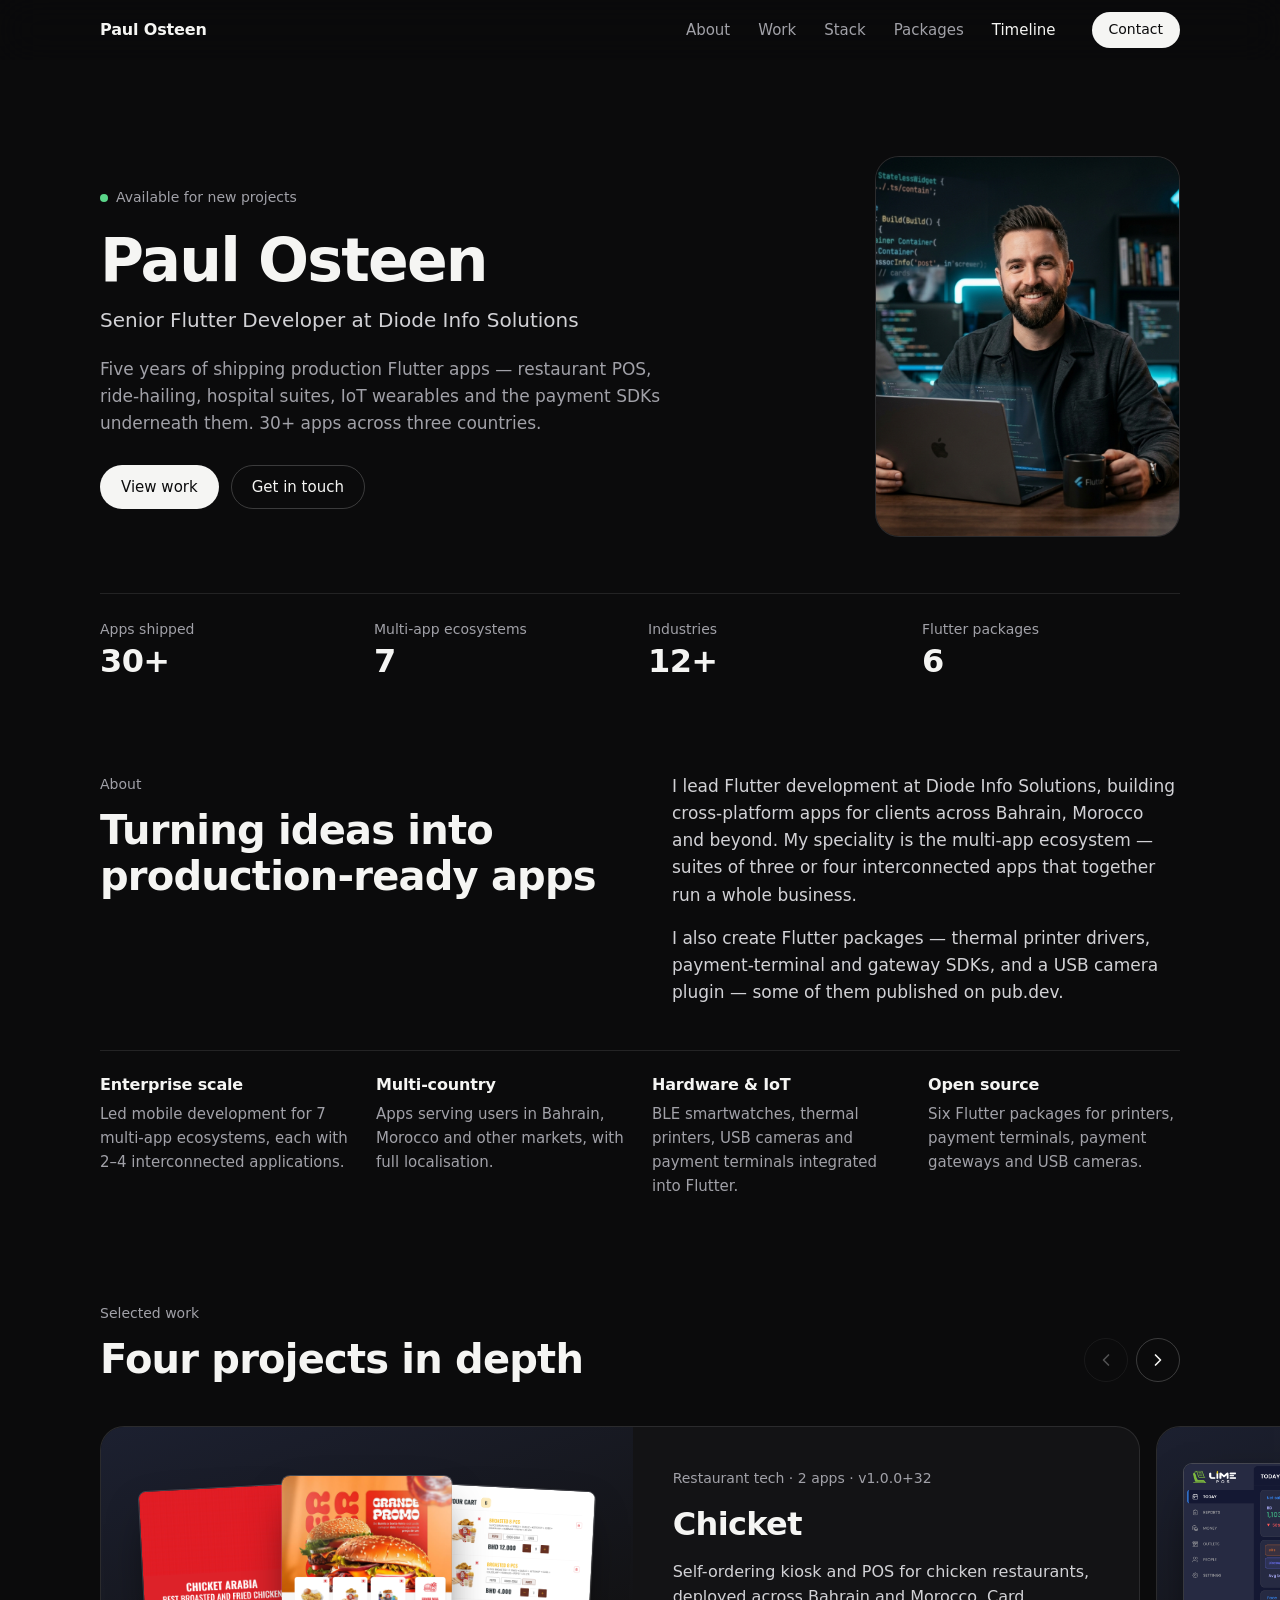
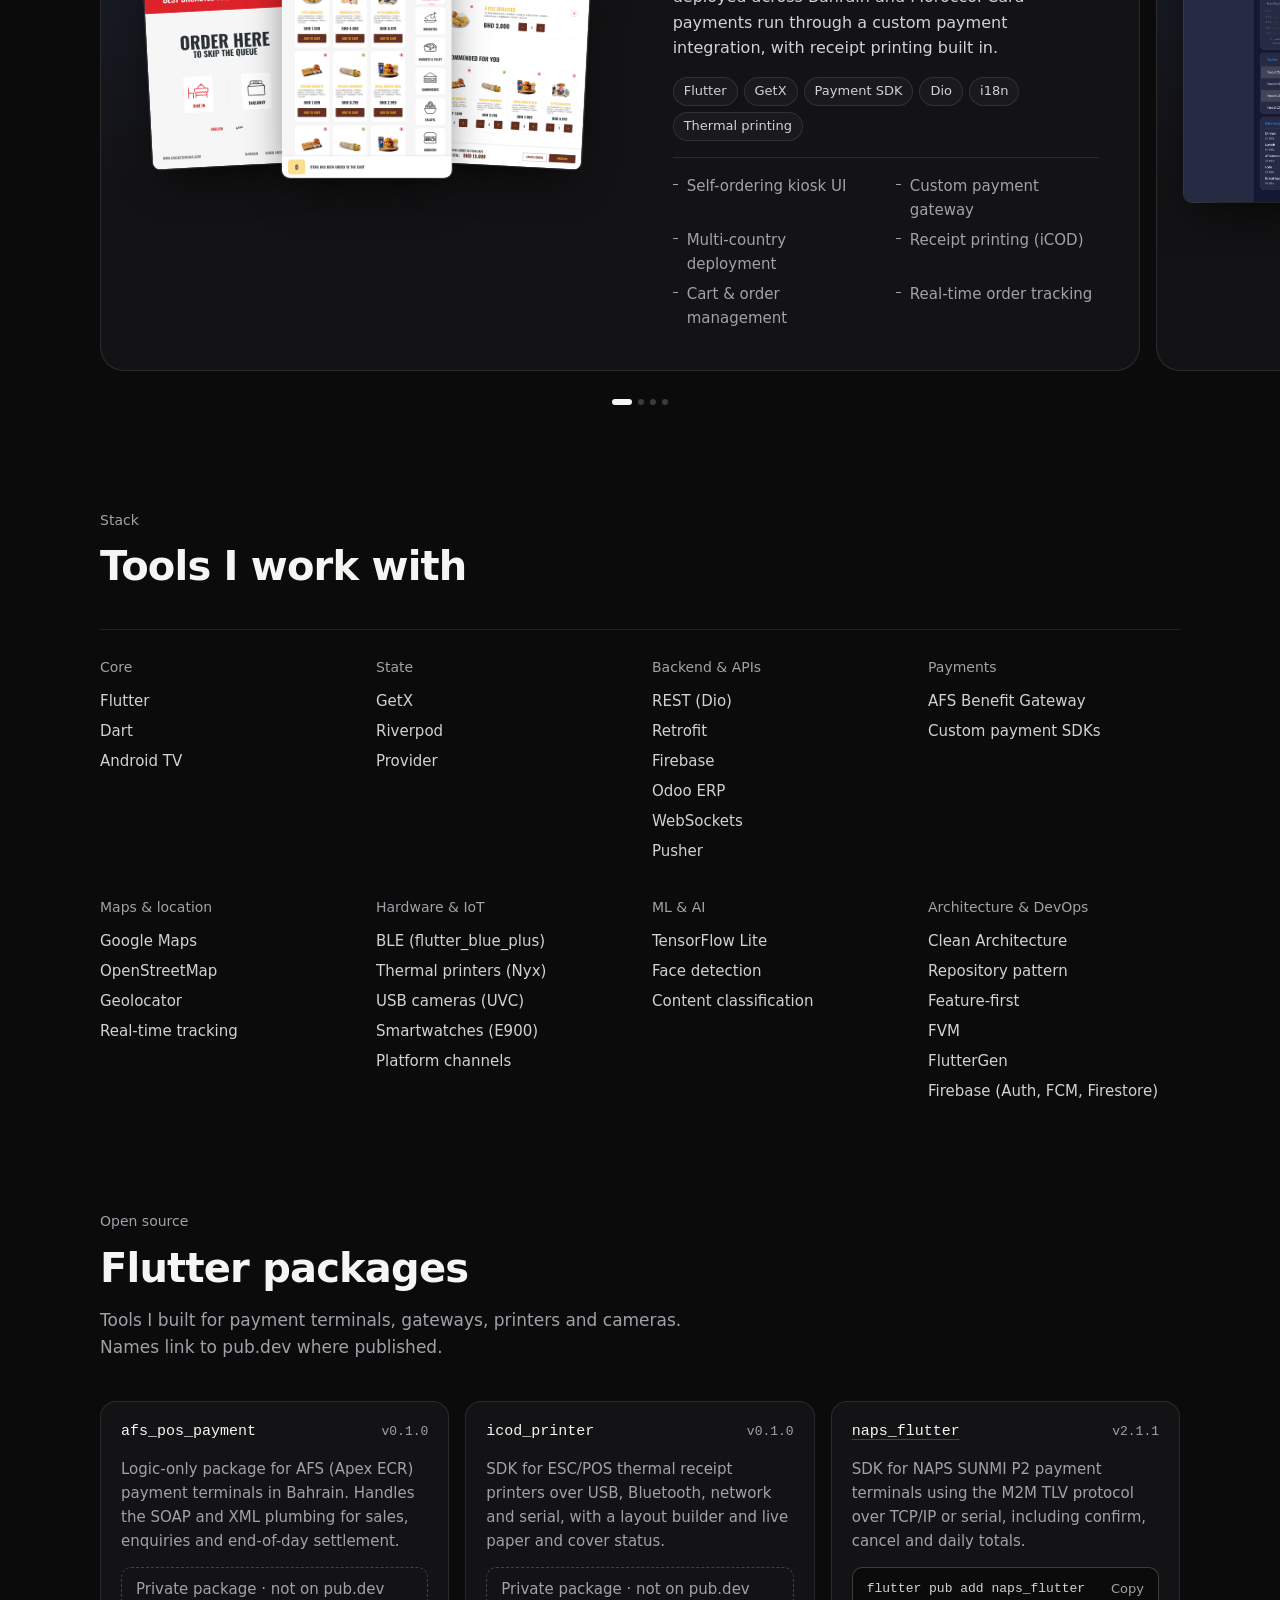
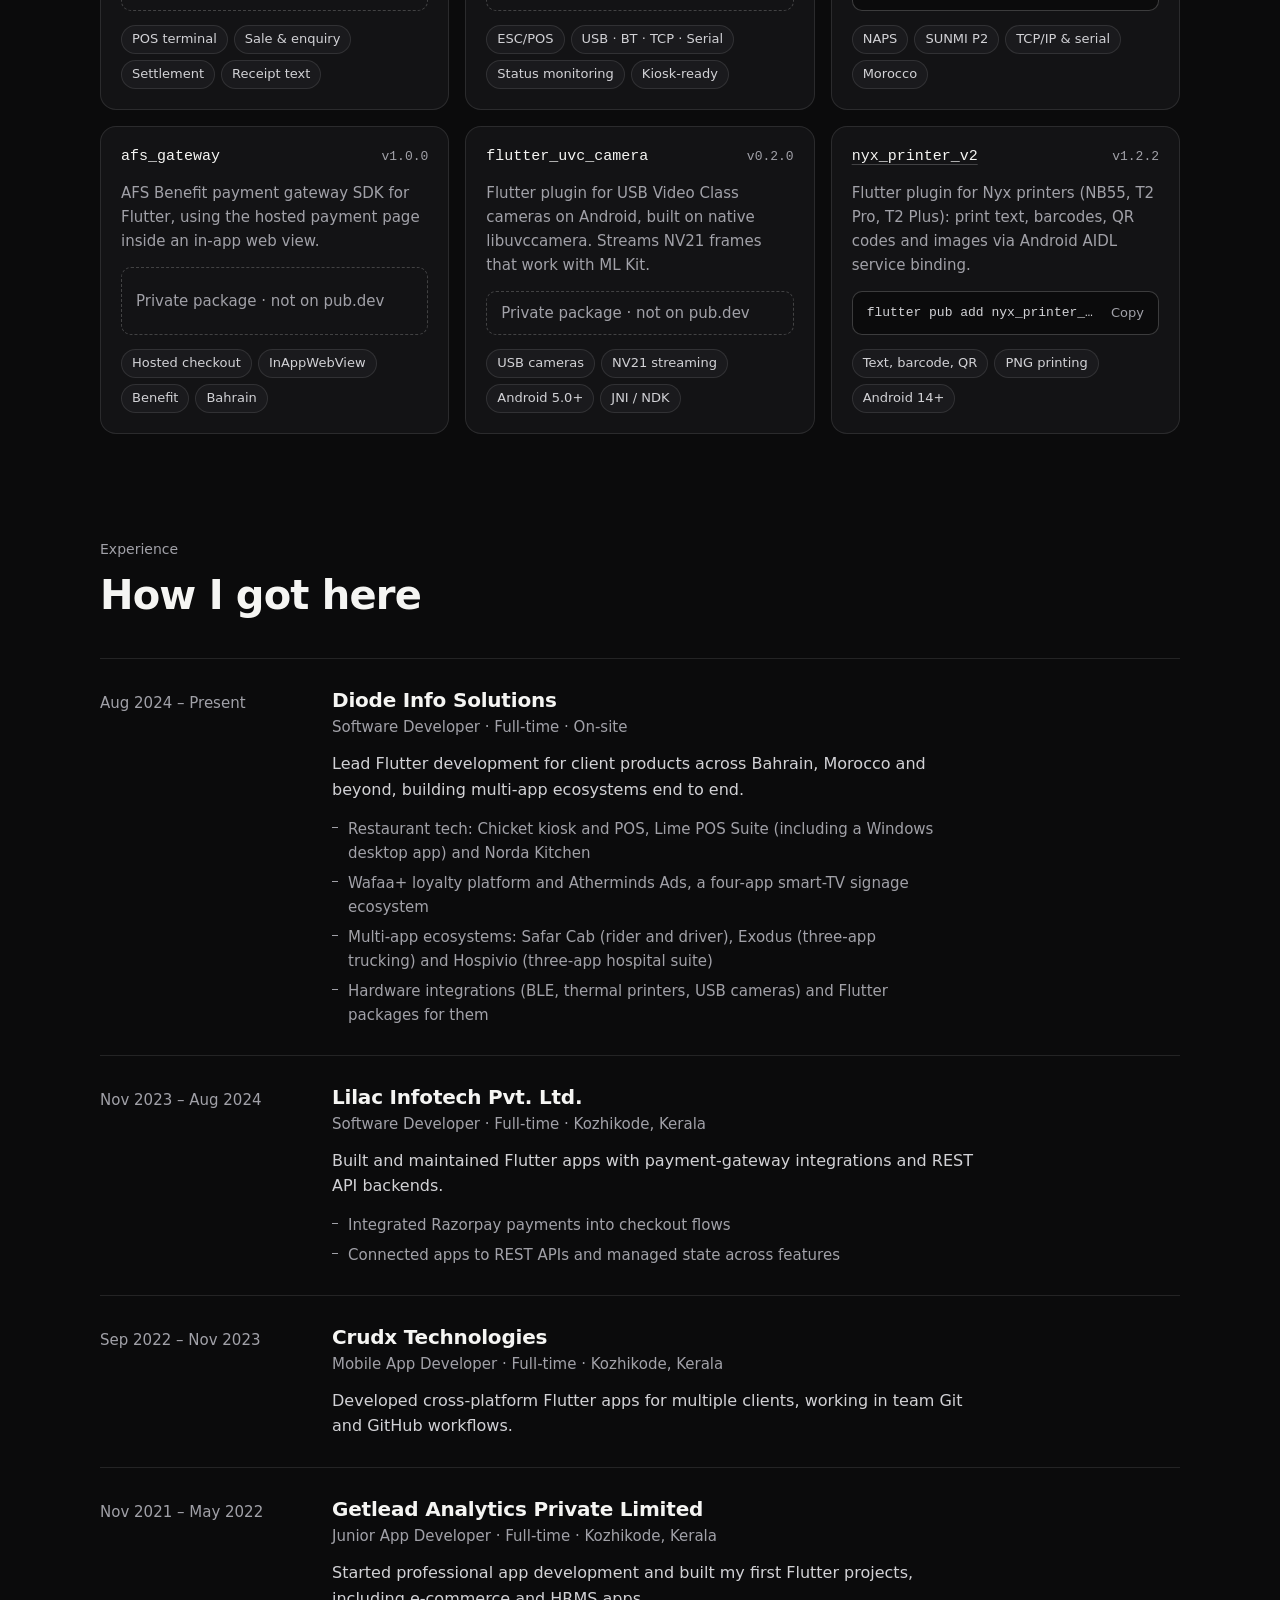
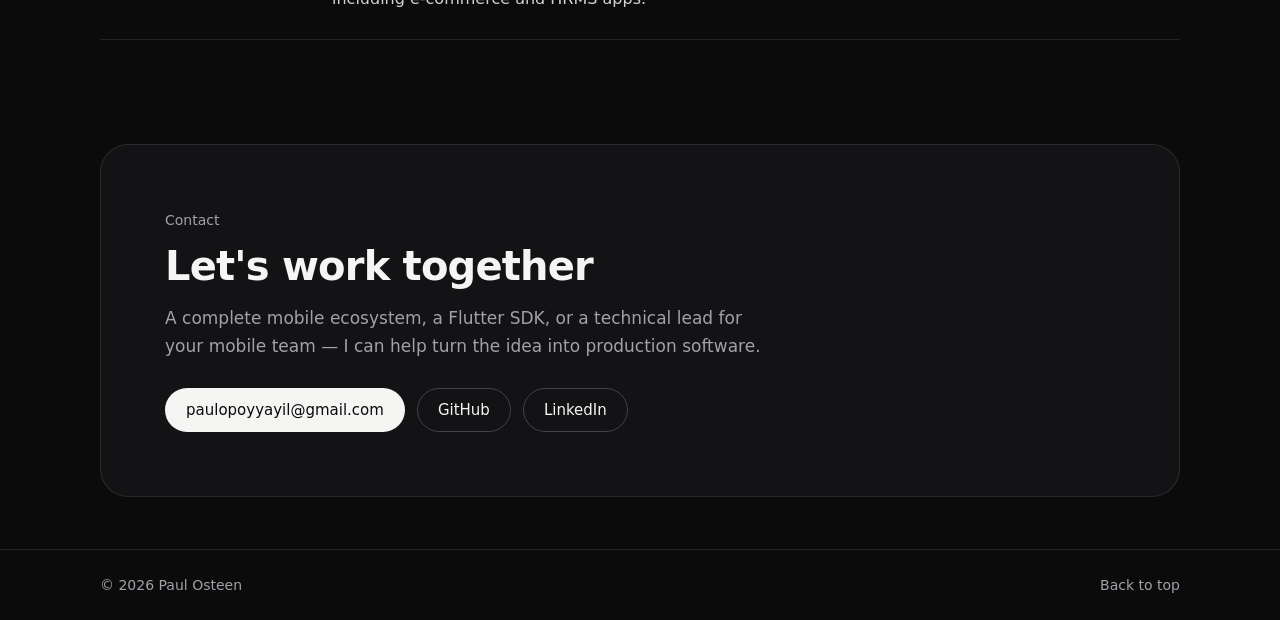
<file: index.html>
<!DOCTYPE html>
<html lang="en">
<head>
  <meta charset="UTF-8">
  <meta name="viewport" content="width=device-width, initial-scale=1.0">
  <title>Paul Osteen — Senior Flutter Developer</title>
  <meta name="description" content="Paul Osteen is a Senior Flutter Developer with 5 years of experience shipping 30+ production apps across 12+ industries — multi-app ecosystems, IoT integrations and published Flutter packages.">
  <meta name="theme-color" content="#0b0b0c">
  <meta property="og:title" content="Paul Osteen — Senior Flutter Developer">
  <meta property="og:description" content="30+ production apps, 7 multi-app ecosystems, 6 Flutter packages.">
  <meta property="og:type" content="website">
  <meta property="og:image" content="assets/images/paul_profile.jpg">
  <link rel="icon" href="data:image/svg+xml,<svg xmlns='http://www.w3.org/2000/svg' viewBox='0 0 100 100'><rect width='100' height='100' rx='24' fill='%230b0b0c'/><circle cx='50' cy='50' r='16' fill='%23f5f5f3'/></svg>">
  <link rel="stylesheet" href="styles/main.css">
</head>
<body>
  <a class="skip" href="#work">Skip to content</a>

  <header class="nav" id="nav">
    <div class="nav__inner">
      <a href="#top" class="nav__logo">Paul Osteen</a>
      <nav class="nav__links" id="nav-links" aria-label="Primary">
        <a href="#about">About</a>
        <a href="#work">Work</a>
        <a href="#stack">Stack</a>
        <a href="#packages">Packages</a>
        <a href="#timeline">Timeline</a>
      </nav>
      <a href="#contact" class="btn btn--sm nav__cta">Contact</a>
      <button class="nav__burger" id="nav-burger" type="button" aria-label="Menu" aria-expanded="false" aria-controls="nav-links"><span></span><span></span></button>
    </div>
  </header>

  <main id="top">
    <!-- HERO -->
    <section class="hero">
      <div class="wrap hero__grid">
        <div class="hero__copy">
          <p class="status rise" style="--i:0"><span class="status__dot"></span>Available for new projects</p>
          <h1 class="rise" style="--i:1">Paul Osteen</h1>
          <p class="hero__role rise" style="--i:2">Senior Flutter Developer at Diode Info Solutions</p>
          <p class="hero__lede rise" style="--i:3">Five years of shipping production Flutter apps — restaurant POS, ride-hailing, hospital suites, IoT wearables and the payment SDKs underneath them. 30+ apps across three countries.</p>
          <div class="hero__cta rise" style="--i:4">
            <a class="btn" href="#work">View work</a>
            <a class="btn btn--ghost" href="#contact">Get in touch</a>
          </div>
        </div>
        <figure class="hero__portrait rise" style="--i:2">
          <img src="assets/images/paul_profile.jpg" alt="Portrait of Paul Osteen at a desk with a laptop and a Flutter mug" width="1024" height="1024" fetchpriority="high">
        </figure>
      </div>

      <div class="wrap">
        <dl class="stats rise" style="--i:5">
          <div><dt>Apps shipped</dt><dd>30+</dd></div>
          <div><dt>Multi-app ecosystems</dt><dd>7</dd></div>
          <div><dt>Industries</dt><dd>12+</dd></div>
          <div><dt>Flutter packages</dt><dd>6</dd></div>
        </dl>
      </div>
    </section>

    <!-- ABOUT -->
    <section class="section" id="about">
      <div class="wrap about">
        <div class="reveal">
          <p class="label">About</p>
          <h2>Turning ideas into production-ready apps</h2>
        </div>
        <div class="about__text reveal" style="--i:1">
          <p>I lead Flutter development at Diode Info Solutions, building cross-platform apps for clients across Bahrain, Morocco and beyond. My speciality is the multi-app ecosystem — suites of three or four interconnected apps that together run a whole business.</p>
          <p>I also create Flutter packages — thermal printer drivers, payment-terminal and gateway SDKs, and a USB camera plugin — some of them published on pub.dev.</p>
        </div>
      </div>

      <div class="wrap">
        <ul class="facts">
          <li class="reveal" style="--i:0"><h3>Enterprise scale</h3><p>Led mobile development for 7 multi-app ecosystems, each with 2–4 interconnected applications.</p></li>
          <li class="reveal" style="--i:1"><h3>Multi-country</h3><p>Apps serving users in Bahrain, Morocco and other markets, with full localisation.</p></li>
          <li class="reveal" style="--i:2"><h3>Hardware &amp; IoT</h3><p>BLE smartwatches, thermal printers, USB cameras and payment terminals integrated into Flutter.</p></li>
          <li class="reveal" style="--i:3"><h3>Open source</h3><p>Six Flutter packages for printers, payment terminals, payment gateways and USB cameras.</p></li>
        </ul>
      </div>
    </section>

    <!-- SELECTED WORK: native scroll-snap rail -->
    <section class="section work" id="work" aria-labelledby="work-title">
      <div class="wrap work__head reveal">
        <div>
          <p class="label">Selected work</p>
          <h2 id="work-title">Four projects in depth</h2>
        </div>
        <div class="rail-controls" role="group" aria-label="Browse projects">
          <button class="icon-btn" id="rail-prev" type="button" aria-label="Previous project" disabled>
            <svg viewBox="0 0 24 24" width="20" height="20" fill="none" stroke="currentColor" stroke-width="2" stroke-linecap="round" stroke-linejoin="round" aria-hidden="true"><path d="M15 18l-6-6 6-6"/></svg>
          </button>
          <button class="icon-btn" id="rail-next" type="button" aria-label="Next project">
            <svg viewBox="0 0 24 24" width="20" height="20" fill="none" stroke="currentColor" stroke-width="2" stroke-linecap="round" stroke-linejoin="round" aria-hidden="true"><path d="M9 6l6 6-6 6"/></svg>
          </button>
        </div>
      </div>

      <div class="rail" id="rail" tabindex="0" role="region" aria-label="Selected projects, scrollable">

        <article class="case">
          <div class="media shots shots--phones">
            <img src="assets/projects/chicket/home.png" alt="Chicket kiosk home screen" loading="lazy" decoding="async" width="788" height="1400" draggable="false">
            <img src="assets/projects/chicket/category.png" alt="Chicket kiosk menu with category rail and product grid" loading="lazy" decoding="async" width="788" height="1400" draggable="false">
            <img src="assets/projects/chicket/cart.png" alt="Chicket kiosk cart screen" loading="lazy" decoding="async" width="788" height="1400" draggable="false">
          </div>
          <div class="case__body">
            <p class="case__meta">Restaurant tech · 2 apps · v1.0.0+32</p>
            <h3>Chicket</h3>
            <p>Self-ordering kiosk and POS for chicken restaurants, deployed across Bahrain and Morocco. Card payments run through a custom payment integration, with receipt printing built in.</p>
            <ul class="tags"><li>Flutter</li><li>GetX</li><li>Payment SDK</li><li>Dio</li><li>i18n</li><li>Thermal printing</li></ul>
            <ul class="bullets"><li>Self-ordering kiosk UI</li><li>Custom payment gateway</li><li>Multi-country deployment</li><li>Receipt printing (iCOD)</li><li>Cart &amp; order management</li><li>Real-time order tracking</li></ul>
          </div>
        </article>

        <article class="case">
          <div class="media shots shots--stack">
            <img src="assets/projects/lime-pos/today.png" alt="Lime POS manager dashboard showing today's net sales, payment mix and top items" loading="lazy" decoding="async" width="1440" height="1204" draggable="false">
            <img src="assets/projects/lime-pos/sales.png" alt="Lime POS sales summary report" loading="lazy" decoding="async" width="1440" height="1024" draggable="false">
          </div>
          <div class="case__body">
            <p class="case__meta">POS suite · 3 apps · In development</p>
            <h3>Lime POS Suite</h3>
            <p>A complete restaurant management ecosystem — cashier POS, kitchen display and an owner dashboard. Tracks revenue, orders, outlet comparison and employee performance across multiple locations in Bahrain.</p>
            <ul class="tags"><li>Flutter</li><li>Windows desktop</li><li>REST APIs</li><li>Charts</li><li>Retrofit</li><li>Saved views</li></ul>
            <ul class="bullets"><li>Multi-outlet analytics</li><li>Revenue dashboards</li><li>Order management</li><li>Windows desktop app</li><li>Outlet comparison</li><li>Employee management</li></ul>
          </div>
        </article>

        <article class="case">
          <div class="media shots shots--phones shots--slim">
            <img src="assets/projects/wafaa/home.png" alt="Wafaa+ home screen with point balance, wallet balance and loyalty cards" loading="lazy" decoding="async" width="786" height="1704" draggable="false">
            <img src="assets/projects/wafaa/wallet.png" alt="Wafaa+ wallet balance screen" loading="lazy" decoding="async" width="786" height="1704" draggable="false">
            <img src="assets/projects/wafaa/offer.png" alt="Wafaa+ offer detail screen" loading="lazy" decoding="async" width="786" height="1704" draggable="false">
          </div>
          <div class="case__body">
            <p class="case__meta">Loyalty &amp; fintech · 2 apps · v2.5.2 · 41 builds</p>
            <h3>Wafaa+ Loyalty</h3>
            <p>The most feature-rich app in the portfolio — 41 production builds. A customer app with QR scanning, digital wallet, in-app chat, biometric auth, referrals and tiered membership, plus a merchant management app.</p>
            <ul class="tags"><li>Flutter</li><li>GetX</li><li>QR scanner</li><li>Deep linking</li><li>Biometrics</li><li>WebView</li></ul>
            <ul class="bullets"><li>Digital wallet &amp; payments</li><li>QR loyalty scanning</li><li>Tiered membership</li><li>In-app chat &amp; support</li><li>Referral &amp; earn program</li><li>Merchant dashboard app</li></ul>
          </div>
        </article>

        <article class="case">
          <div class="media shots shots--phones">
            <img src="assets/projects/atherminds/ad-1.jpg" alt="AtherMinds Ads vertical TV screen showing a real-estate advert with a live gold-rate ticker" loading="lazy" decoding="async" width="900" height="1600" draggable="false">
            <img src="assets/projects/atherminds/ad-2.jpg" alt="AtherMinds Ads vertical TV screen showing a home-door advert with a live silver-rate ticker" loading="lazy" decoding="async" width="900" height="1600" draggable="false">
            <img src="assets/projects/atherminds/ad-3.jpg" alt="AtherMinds Ads vertical TV screen showing a lifestyle advert with a live market ticker" loading="lazy" decoding="async" width="900" height="1600" draggable="false">
          </div>
          <div class="case__body">
            <p class="case__meta">Digital signage · 4 apps · v1.2.0+25</p>
            <h3>Atherminds Ads</h3>
            <p>A four-app smart-TV advertising ecosystem: an ads player for TV screens, an agent app for field technicians, a client dashboard for campaigns, and a device activation app. Controls signage networks across multiple locations.</p>
            <ul class="tags"><li>Flutter</li><li>Riverpod</li><li>Android TV</li><li>Video playback</li><li>Device activation</li><li>REST APIs</li></ul>
            <ul class="bullets"><li>Smart TV ad playback</li><li>Campaign scheduling</li><li>Device fleet management</li><li>Agent field scanning</li><li>Analytics dashboard</li><li>Multi-location control</li></ul>
          </div>
        </article>

      </div>
      <div class="wrap"><div class="dots" id="rail-dots" aria-hidden="true"><i></i><i></i><i></i><i></i></div></div>
    </section>

    <!-- STACK -->
    <section class="section" id="stack" aria-labelledby="stack-title">
      <div class="wrap">
        <div class="reveal">
          <p class="label">Stack</p>
          <h2 id="stack-title">Tools I work with</h2>
        </div>
        <div class="stack">
          <div class="reveal"><h3>Core</h3><ul><li>Flutter</li><li>Dart</li><li>Android TV</li></ul></div>
          <div class="reveal"><h3>State</h3><ul><li>GetX</li><li>Riverpod</li><li>Provider</li></ul></div>
          <div class="reveal"><h3>Backend &amp; APIs</h3><ul><li>REST (Dio)</li><li>Retrofit</li><li>Firebase</li><li>Odoo ERP</li><li>WebSockets</li><li>Pusher</li></ul></div>
          <div class="reveal"><h3>Payments</h3><ul><li>AFS Benefit Gateway</li><li>Custom payment SDKs</li></ul></div>
          <div class="reveal"><h3>Maps &amp; location</h3><ul><li>Google Maps</li><li>OpenStreetMap</li><li>Geolocator</li><li>Real-time tracking</li></ul></div>
          <div class="reveal"><h3>Hardware &amp; IoT</h3><ul><li>BLE (flutter_blue_plus)</li><li>Thermal printers (Nyx)</li><li>USB cameras (UVC)</li><li>Smartwatches (E900)</li><li>Platform channels</li></ul></div>
          <div class="reveal"><h3>ML &amp; AI</h3><ul><li>TensorFlow Lite</li><li>Face detection</li><li>Content classification</li></ul></div>
          <div class="reveal"><h3>Architecture &amp; DevOps</h3><ul><li>Clean Architecture</li><li>Repository pattern</li><li>Feature-first</li><li>FVM</li><li>FlutterGen</li><li>Firebase (Auth, FCM, Firestore)</li></ul></div>
        </div>
      </div>
    </section>

    <!-- PACKAGES -->
    <section class="section" id="packages" aria-labelledby="packages-title">
      <div class="wrap">
        <div class="reveal">
          <p class="label">Open source</p>
          <h2 id="packages-title">Flutter packages</h2>
          <p class="lede">Tools I built for payment terminals, gateways, printers and cameras. Names link to pub.dev where published.</p>
        </div>

        <div class="pkgs">
          <article class="pkg reveal" style="--i:0">
            <header><h3>afs_pos_payment</h3><span>v0.1.0</span></header>
            <p>Logic-only package for AFS (Apex ECR) payment terminals in Bahrain. Handles the SOAP and XML plumbing for sales, enquiries and end-of-day settlement.</p>
            <p class="pkg__note">Private package · not on pub.dev</p>
            <ul class="tags"><li>POS terminal</li><li>Sale & enquiry</li><li>Settlement</li><li>Receipt text</li></ul>
          </article>
          <article class="pkg reveal" style="--i:1">
            <header><h3>icod_printer</h3><span>v0.1.0</span></header>
            <p>SDK for ESC/POS thermal receipt printers over USB, Bluetooth, network and serial, with a layout builder and live paper and cover status.</p>
            <p class="pkg__note">Private package · not on pub.dev</p>
            <ul class="tags"><li>ESC/POS</li><li>USB · BT · TCP · Serial</li><li>Status monitoring</li><li>Kiosk-ready</li></ul>
          </article>
          <article class="pkg reveal" style="--i:2">
            <header><h3><a href="https://pub.dev/packages/naps_flutter" target="_blank" rel="noopener">naps_flutter</a></h3><span>v2.1.1</span></header>
            <p>SDK for NAPS SUNMI P2 payment terminals using the M2M TLV protocol over TCP/IP or serial, including confirm, cancel and daily totals.</p>
            <button class="cmd" type="button" data-cmd="flutter pub add naps_flutter"><code>flutter pub add naps_flutter</code><em>Copy</em></button>
            <ul class="tags"><li>NAPS</li><li>SUNMI P2</li><li>TCP/IP & serial</li><li>Morocco</li></ul>
          </article>
          <article class="pkg reveal" style="--i:0">
            <header><h3>afs_gateway</h3><span>v1.0.0</span></header>
            <p>AFS Benefit payment gateway SDK for Flutter, using the hosted payment page inside an in-app web view.</p>
            <p class="pkg__note">Private package · not on pub.dev</p>
            <ul class="tags"><li>Hosted checkout</li><li>InAppWebView</li><li>Benefit</li><li>Bahrain</li></ul>
          </article>
          <article class="pkg reveal" style="--i:1">
            <header><h3>flutter_uvc_camera</h3><span>v0.2.0</span></header>
            <p>Flutter plugin for USB Video Class cameras on Android, built on native libuvccamera. Streams NV21 frames that work with ML Kit.</p>
            <p class="pkg__note">Private package · not on pub.dev</p>
            <ul class="tags"><li>USB cameras</li><li>NV21 streaming</li><li>Android 5.0+</li><li>JNI / NDK</li></ul>
          </article>
          <article class="pkg reveal" style="--i:2">
            <header><h3><a href="https://pub.dev/packages/nyx_printer_v2" target="_blank" rel="noopener">nyx_printer_v2</a></h3><span>v1.2.2</span></header>
            <p>Flutter plugin for Nyx printers (NB55, T2 Pro, T2 Plus): print text, barcodes, QR codes and images via Android AIDL service binding.</p>
            <button class="cmd" type="button" data-cmd="flutter pub add nyx_printer_v2"><code>flutter pub add nyx_printer_v2</code><em>Copy</em></button>
            <ul class="tags"><li>Text, barcode, QR</li><li>PNG printing</li><li>Android 14+</li></ul>
          </article>
        </div>
      </div>
    </section>

    <!-- EXPERIENCE -->
    <section class="section" id="timeline" aria-labelledby="timeline-title">
      <div class="wrap">
        <div class="reveal">
          <p class="label">Experience</p>
          <h2 id="timeline-title">How I got here</h2>
        </div>
        <ol class="steps">
          <li class="reveal">
            <p class="step__year">Aug 2024 – Present</p>
            <div>
              <h3>Diode Info Solutions</h3>
              <p class="step__role">Software Developer · Full-time · On-site</p>
              <p>Lead Flutter development for client products across Bahrain, Morocco and beyond, building multi-app ecosystems end to end.</p>
              <ul class="step__list">
                <li>Restaurant tech: Chicket kiosk and POS, Lime POS Suite (including a Windows desktop app) and Norda Kitchen</li>
                <li>Wafaa+ loyalty platform and Atherminds Ads, a four-app smart-TV signage ecosystem</li>
                <li>Multi-app ecosystems: Safar Cab (rider and driver), Exodus (three-app trucking) and Hospivio (three-app hospital suite)</li>
                <li>Hardware integrations (BLE, thermal printers, USB cameras) and Flutter packages for them</li>
              </ul>
            </div>
          </li>
          <li class="reveal">
            <p class="step__year">Nov 2023 – Aug 2024</p>
            <div>
              <h3>Lilac Infotech Pvt. Ltd.</h3>
              <p class="step__role">Software Developer · Full-time · Kozhikode, Kerala</p>
              <p>Built and maintained Flutter apps with payment-gateway integrations and REST API backends.</p>
              <ul class="step__list">
                <li>Integrated Razorpay payments into checkout flows</li>
                <li>Connected apps to REST APIs and managed state across features</li>
              </ul>
            </div>
          </li>
          <li class="reveal">
            <p class="step__year">Sep 2022 – Nov 2023</p>
            <div>
              <h3>Crudx Technologies</h3>
              <p class="step__role">Mobile App Developer · Full-time · Kozhikode, Kerala</p>
              <p>Developed cross-platform Flutter apps for multiple clients, working in team Git and GitHub workflows.</p>
            </div>
          </li>
          <li class="reveal">
            <p class="step__year">Nov 2021 – May 2022</p>
            <div>
              <h3>Getlead Analytics Private Limited</h3>
              <p class="step__role">Junior App Developer · Full-time · Kozhikode, Kerala</p>
              <p>Started professional app development and built my first Flutter projects, including e-commerce and HRMS apps.</p>
            </div>
          </li>
        </ol>
      </div>
    </section>

    <!-- CONTACT -->
    <section class="section contact" id="contact" aria-labelledby="contact-title">
      <div class="wrap">
        <div class="contact__card reveal">
          <p class="label">Contact</p>
          <h2 id="contact-title">Let's work together</h2>
          <p class="lede">A complete mobile ecosystem, a Flutter SDK, or a technical lead for your mobile team — I can help turn the idea into production software.</p>
          <div class="contact__actions">
            <a class="btn" href="mailto:paulopoyyayil@gmail.com">paulopoyyayil@gmail.com</a>
            <a class="btn btn--ghost" href="https://github.com/p-Osteen" target="_blank" rel="noopener">GitHub</a>
            <a class="btn btn--ghost" href="https://www.linkedin.com/in/posteen" target="_blank" rel="noopener">LinkedIn</a>
          </div>
        </div>
      </div>
    </section>
  </main>

  <footer class="footer">
    <div class="wrap footer__inner">
      <p>© 2026 Paul Osteen</p>
      <a href="#top">Back to top</a>
    </div>
  </footer>

  <div class="toast" id="toast" role="status" aria-live="polite"></div>

  <script src="scripts/main.js"></script>
</body>
</html>
</file>
<file: styles/main.css>
/* ==========================================================================
   Paul Osteen — portfolio
   Restrained dark UI. System fonts, modest type scale, one neutral accent.
   Motion: short critically-damped ease-outs on transform/opacity only.
   ========================================================================== */

:root {
  --bg: #0b0b0c;
  --surface: #131315;
  --surface-2: #1a1a1d;
  --text: #f5f5f3;
  --text-2: #d2d2d6;
  --dim: #a1a1a8;
  --line: rgba(255, 255, 255, 0.1);
  --line-2: rgba(255, 255, 255, 0.2);
  --accent: #8ab4ff;

  --font: ui-sans-serif, system-ui, -apple-system, "Segoe UI", Roboto, "Helvetica Neue", Arial, sans-serif;
  --mono: ui-monospace, "SF Mono", "Cascadia Code", Consolas, Menlo, monospace;

  --gutter: clamp(20px, 5vw, 40px);
  --max: 1160px;
  --nav: 60px;
  --ease: cubic-bezier(0.22, 1, 0.36, 1); /* ease-out, no overshoot */
}

*, *::before, *::after { box-sizing: border-box; }
html { -webkit-text-size-adjust: 100%; scroll-behavior: smooth; scroll-padding-top: calc(var(--nav) + 16px); }
body {
  margin: 0; background: var(--bg); color: var(--text);
  font: 400 1rem/1.6 var(--font); letter-spacing: 0;
  -webkit-font-smoothing: antialiased; text-rendering: optimizeLegibility; font-optical-sizing: auto;
  overflow-x: hidden;
}
img { display: block; max-width: 100%; height: auto; }
a { color: inherit; text-decoration: none; }
ul, ol, dl, dd, figure { margin: 0; padding: 0; list-style: none; }
h1, h2, h3, p { margin: 0; }
button { font: inherit; color: inherit; background: none; border: 0; padding: 0; cursor: pointer; -webkit-tap-highlight-color: transparent; }
::selection { background: rgba(138, 180, 255, 0.35); }
:focus-visible { outline: 2px solid var(--accent); outline-offset: 3px; border-radius: 6px; }

.wrap { width: 100%; max-width: var(--max); margin-inline: auto; padding-inline: var(--gutter); }
.section { padding-block: clamp(32px, 4.5vw, 52px); }
.label { font-size: 0.875rem; font-weight: 500; color: var(--dim); margin-bottom: 12px; }
h2 { font-size: clamp(1.625rem, 1.25rem + 1.6vw, 2.5rem); line-height: 1.15; font-weight: 600; letter-spacing: -0.02em; max-width: 22ch; }
h3 { font-size: 1.125rem; line-height: 1.3; font-weight: 600; letter-spacing: -0.01em; }
.lede { color: var(--dim); max-width: 56ch; margin-top: 16px; font-size: 1.0625rem; }

.skip { position: fixed; left: var(--gutter); top: -64px; z-index: 200; background: var(--text); color: var(--bg); padding: 10px 16px; border-radius: 999px; font-weight: 500; transition: top 0.2s var(--ease); }
.skip:focus { top: 12px; }

/* ---------- Buttons: respond on press, instantly ---------- */
.btn {
  display: inline-flex; align-items: center; justify-content: center; min-height: 44px; padding: 0 20px;
  border-radius: 999px; background: var(--text); color: var(--bg); font-size: 0.9375rem; font-weight: 500;
  border: 1px solid transparent; transition: transform 0.12s ease-out, background-color 0.2s, border-color 0.2s, color 0.2s;
}
.btn:active { transform: scale(0.97); }
.btn--ghost { background: transparent; color: var(--text); border-color: var(--line-2); }
.btn--sm { min-height: 36px; padding: 0 16px; font-size: 0.875rem; }
.icon-btn {
  display: inline-grid; place-items: center; width: 44px; height: 44px; border-radius: 50%;
  border: 1px solid var(--line-2); transition: transform 0.12s ease-out, background-color 0.2s, opacity 0.2s;
}
.icon-btn:active:not(:disabled) { transform: scale(0.94); }
.icon-btn:disabled { opacity: 0.3; cursor: default; }
@media (hover: hover) {
  .btn:hover { background: #fff; }
  .btn--ghost:hover { background: rgba(255, 255, 255, 0.08); border-color: var(--text); }
  .icon-btn:hover:not(:disabled) { background: rgba(255, 255, 255, 0.08); }
}

/* ---------- Nav: translucent material, content scrolls under ---------- */
.nav {
  position: fixed; inset: 0 0 auto 0; z-index: 100; height: var(--nav);
  background: rgba(11, 11, 12, 0.72);
  backdrop-filter: blur(20px) saturate(180%); -webkit-backdrop-filter: blur(20px) saturate(180%);
  border-bottom: 1px solid transparent; transition: border-color 0.3s;
}
.nav.is-scrolled { border-bottom-color: var(--line); }
.nav__inner { height: 100%; max-width: var(--max); margin-inline: auto; padding-inline: var(--gutter); display: flex; align-items: center; gap: 24px; }
.nav__logo { font-weight: 600; letter-spacing: -0.01em; }
.nav__links { display: flex; gap: 4px; margin-left: auto; }
.nav__links a { padding: 8px 12px; border-radius: 999px; font-size: 0.9375rem; color: var(--dim); transition: color 0.2s, background-color 0.2s; }
.nav__links a.is-current { color: var(--text); }
@media (hover: hover) { .nav__links a:hover { color: var(--text); background: rgba(255, 255, 255, 0.06); } }
.nav__burger { display: none; width: 44px; height: 44px; margin-left: auto; position: relative; }
.nav__burger span { position: absolute; left: 12px; right: 12px; height: 2px; border-radius: 1px; background: var(--text); transition: transform 0.3s var(--ease), top 0.3s var(--ease); }
.nav__burger span:first-child { top: 18px; }
.nav__burger span:last-child { top: 25px; }
.nav__burger[aria-expanded="true"] span:first-child { top: 21.5px; transform: rotate(45deg); }
.nav__burger[aria-expanded="true"] span:last-child { top: 21.5px; transform: rotate(-45deg); }

@media (max-width: 860px) {
  .nav__cta { display: none; }
  .nav__burger { display: block; }
  .nav__links {
    position: absolute; top: 100%; left: 0; right: 0; margin: 0; padding: 8px var(--gutter) 24px;
    flex-direction: column; gap: 0; background: var(--bg); border-bottom: 1px solid var(--line);
    transform-origin: top; opacity: 0; transform: translateY(-8px); visibility: hidden;
    transition: opacity 0.25s var(--ease), transform 0.25s var(--ease), visibility 0.25s;
  }
  .nav__links.is-open { opacity: 1; transform: none; visibility: visible; }
  .nav__links a { padding: 14px 0; border-radius: 0; font-size: 1.125rem; color: var(--text); border-bottom: 1px solid var(--line); }
  .nav__links a:last-child { border-bottom: 0; }
}

/* ---------- Entrance motion ---------- */
@keyframes rise { from { opacity: 0; transform: translateY(12px); } }
@keyframes fade { from { opacity: 0; } }
.rise { animation: rise 0.6s var(--ease) both; animation-delay: calc(var(--i, 0) * 60ms); }
.reveal-ready .reveal { opacity: 0; transform: translateY(12px); transition: opacity 0.5s var(--ease), transform 0.5s var(--ease); transition-delay: calc(var(--i, 0) * 50ms); }
.reveal-ready .reveal.is-in { opacity: 1; transform: none; }

/* ---------- Hero ---------- */
.hero { padding-top: calc(var(--nav) + clamp(40px, 8vw, 96px)); padding-bottom: clamp(24px, 4vw, 40px); }
.hero__grid { display: grid; grid-template-columns: 1fr; gap: 40px; align-items: center; }
.status { display: inline-flex; align-items: center; gap: 8px; font-size: 0.875rem; color: var(--dim); margin-bottom: 20px; }
.status__dot { width: 8px; height: 8px; border-radius: 50%; background: #5bd68a; }
h1 { font-size: clamp(2.25rem, 1.5rem + 3.4vw, 3.75rem); line-height: 1.05; font-weight: 650; letter-spacing: -0.03em; }
.hero__role { margin-top: 12px; font-size: clamp(1.0625rem, 1rem + 0.4vw, 1.25rem); color: var(--text-2); }
.hero__lede { margin-top: 20px; max-width: 52ch; color: var(--dim); font-size: 1.0625rem; }
.hero__cta { display: flex; flex-wrap: wrap; gap: 12px; margin-top: 28px; }
.hero__portrait { width: min(100%, 220px); aspect-ratio: 4 / 5; border-radius: 24px; overflow: hidden; border: 1px solid var(--line); background: var(--surface); }
.hero__portrait img { width: 100%; height: 100%; object-fit: cover; object-position: 50% 28%; }
@media (min-width: 860px) {
  .hero__grid { grid-template-columns: 1.4fr 0.6fr; gap: 64px; }
  .hero__portrait { justify-self: end; width: min(100%, 320px); }
}

.stats { display: grid; grid-template-columns: repeat(2, 1fr); gap: 24px 16px; margin-top: clamp(32px, 5vw, 56px); padding-top: 24px; border-top: 1px solid var(--line); }
.stats dt { font-size: 0.875rem; color: var(--dim); }
.stats dd { font-size: clamp(1.5rem, 1.2rem + 1vw, 2rem); font-weight: 600; letter-spacing: -0.02em; line-height: 1.2; margin-top: 2px; font-variant-numeric: tabular-nums; }
@media (min-width: 700px) { .stats { grid-template-columns: repeat(4, 1fr); } }

/* ---------- About ---------- */
.about { display: grid; grid-template-columns: 1fr; gap: 24px; }
.about__text { display: grid; gap: 16px; color: var(--text-2); font-size: 1.0625rem; max-width: 60ch; }
@media (min-width: 860px) { .about { grid-template-columns: 1fr 1fr; gap: 64px; } }
.facts { display: grid; grid-template-columns: repeat(auto-fit, minmax(220px, 1fr)); gap: 24px; margin-top: clamp(28px, 4vw, 44px); padding-top: 24px; border-top: 1px solid var(--line); }
.facts h3 { font-size: 1rem; margin-bottom: 6px; }
.facts p { color: var(--dim); font-size: 0.9375rem; }

/* ---------- Work: native scroll-snap rail ---------- */
.work__head { display: flex; align-items: flex-end; justify-content: space-between; gap: 24px; margin-bottom: clamp(24px, 4vw, 40px); }
.rail-controls { display: flex; gap: 8px; flex: none; }

.rail {
  position: relative; display: flex; gap: 16px; overflow-x: auto; overscroll-behavior-x: contain; -webkit-overflow-scrolling: touch;
  scroll-snap-type: x mandatory;
  padding: 4px max(var(--gutter), calc((100% - var(--max)) / 2 + var(--gutter))) 8px;
  scroll-padding-inline: max(var(--gutter), calc((100% - var(--max)) / 2 + var(--gutter)));
  scrollbar-width: none;
}
.rail::-webkit-scrollbar { display: none; }
@media (hover: hover) and (pointer: fine) { .rail { cursor: grab; } }
.rail.is-dragging { scroll-snap-type: none; scroll-behavior: auto; cursor: grabbing; user-select: none; }
.rail.is-dragging * { pointer-events: none; }
.rail:focus-visible { outline-offset: -2px; border-radius: 24px; }

.case {
  flex: 0 0 min(88vw, 1040px); scroll-snap-align: start; scroll-snap-stop: always;
  display: grid; grid-template-columns: 1fr; background: var(--surface); border: 1px solid var(--line); border-radius: 24px; overflow: hidden;
}
@media (min-width: 860px) { .case { flex-basis: min(86vw, 1040px); grid-template-columns: 1.05fr 1fr; } }
.case__body { display: flex; flex-direction: column; gap: 16px; padding: clamp(20px, 3.5vw, 40px); justify-content: center; }
.case__meta { font-size: 0.875rem; color: var(--dim); }
.case h3 { font-size: clamp(1.5rem, 1.2rem + 1.2vw, 2rem); letter-spacing: -0.02em; line-height: 1.15; }
.case__body > p:not(.case__meta) { color: var(--text-2); font-size: 1rem; }
.bullets { display: grid; grid-template-columns: 1fr 1fr; gap: 6px 20px; padding-top: 16px; border-top: 1px solid var(--line); font-size: 0.9375rem; color: var(--dim); }
.bullets li { position: relative; padding-left: 14px; }
.bullets li::before { content: ""; position: absolute; left: 0; top: 0.7em; width: 5px; height: 1px; background: var(--dim); }
@media (max-width: 520px) { .bullets { grid-template-columns: 1fr; } }

.tags { display: flex; flex-wrap: wrap; gap: 6px; }
.tags li { font-size: 0.8125rem; padding: 3px 10px; border-radius: 999px; background: var(--surface-2); color: var(--text-2); border: 1px solid var(--line); }

/* media sized with container-query units, so it scales with the card at any width */
.media { position: relative; container-type: inline-size; aspect-ratio: 5 / 4; background: linear-gradient(160deg, #1c2030 0%, var(--surface) 60%); overflow: hidden; }
.media img { position: absolute; border-radius: 8px; box-shadow: 0 20px 48px -16px rgba(0, 0, 0, 0.8), 0 0 0 1px var(--line-2); -webkit-user-drag: none; user-select: none; }
.shots--phones img {
  --w: 32cqw;
  left: 50%; top: 47%; width: var(--w); height: auto;
  transform: translate(calc(-50% + var(--dx, 0cqw)), -50%) rotate(var(--r, 0deg)) scale(var(--s, 1));
}
.shots--phones.shots--slim img { --w: 26cqw; }
.shots--phones img:nth-child(1) { --dx: calc(var(--w) * -0.84); --s: 0.92; --r: -3deg; z-index: 1; }
.shots--phones img:nth-child(2) { --dx: 0cqw; z-index: 3; }
.shots--phones img:nth-child(3) { --dx: calc(var(--w) * 0.84); --s: 0.92; --r: 3deg; z-index: 1; }
.shots--stack img:nth-child(1) { left: 5cqw; top: 7cqw; width: 76cqw; height: auto; }
.shots--stack img:nth-child(2) { right: 4cqw; bottom: 9cqw; width: 52cqw; height: auto; }

.dots { display: flex; gap: 6px; justify-content: center; margin-top: 20px; }
.dots i { width: 6px; height: 6px; border-radius: 3px; background: var(--line-2); transition: width 0.3s var(--ease), background-color 0.3s; }
.dots i.is-on { width: 20px; background: var(--text); }

/* ---------- Stack ---------- */
.stack { display: grid; grid-template-columns: repeat(auto-fit, minmax(200px, 1fr)); gap: 32px 24px; margin-top: clamp(24px, 4vw, 40px); padding-top: 28px; border-top: 1px solid var(--line); }
.stack h3 { font-size: 0.875rem; font-weight: 500; color: var(--dim); margin-bottom: 10px; letter-spacing: 0; }
.stack li { padding: 3px 0; font-size: 0.9375rem; color: var(--text-2); }

/* ---------- Packages ---------- */
.pkgs { display: grid; grid-template-columns: repeat(auto-fit, minmax(min(100%, 320px), 1fr)); gap: 16px; margin-top: clamp(24px, 4vw, 40px); }
.pkg { display: flex; flex-direction: column; gap: 14px; padding: 20px; background: var(--surface); border: 1px solid var(--line); border-radius: 16px; }
.pkg header { display: flex; justify-content: space-between; align-items: baseline; gap: 12px; }
.pkg h3 a { text-decoration: underline; text-decoration-color: var(--line-2); text-underline-offset: 4px; transition: text-decoration-color 0.2s; }
@media (hover: hover) { .pkg h3 a:hover { text-decoration-color: var(--text); } }
.pkg h3 { font-family: var(--mono); font-size: 0.9375rem; font-weight: 500; letter-spacing: 0; }
.pkg header span { font-family: var(--mono); font-size: 0.8125rem; color: var(--dim); }
.pkg > p { color: var(--dim); font-size: 0.9375rem; flex: 1; }
.pkg__note { display: flex; align-items: center; min-height: 44px; padding: 0 14px; border-radius: 10px; border: 1px dashed var(--line-2); font-size: 0.8125rem; color: var(--dim); }
.cmd { display: flex; align-items: center; gap: 12px; width: 100%; min-height: 44px; padding: 0 14px; border-radius: 10px; background: var(--bg); border: 1px solid var(--line-2); text-align: left; transition: transform 0.12s ease-out, border-color 0.2s; }
.cmd:active { transform: scale(0.985); }
.cmd code { font-family: var(--mono); font-size: 0.8125rem; color: var(--text-2); overflow: hidden; text-overflow: ellipsis; white-space: nowrap; }
.cmd em { margin-left: auto; flex: none; font-style: normal; font-size: 0.8125rem; color: var(--dim); transition: color 0.2s; }
.cmd.is-copied em { color: #5bd68a; }
@media (hover: hover) { .cmd:hover { border-color: var(--text); } }

/* ---------- Experience ---------- */
.steps { margin-top: clamp(24px, 4vw, 40px); border-top: 1px solid var(--line); }
.steps > li { display: grid; grid-template-columns: 1fr; gap: 8px; padding: 28px 0; border-bottom: 1px solid var(--line); }
.step__year { font-size: 0.9375rem; color: var(--dim); font-variant-numeric: tabular-nums; }
.steps h3 { font-size: 1.25rem; }
.step__role { margin: 2px 0 12px; font-size: 0.9375rem; color: var(--dim); }
.steps p:not(.step__year):not(.step__role) { color: var(--text-2); max-width: 64ch; }
.step__list { display: grid; gap: 6px; margin-top: 14px; max-width: 64ch; font-size: 0.9375rem; color: var(--dim); }
.step__list li { position: relative; padding-left: 16px; }
.step__list li::before { content: ""; position: absolute; left: 0; top: 0.7em; width: 6px; height: 1px; background: var(--dim); }
@media (min-width: 760px) { .steps > li { grid-template-columns: 200px 1fr; gap: 32px; } .step__year { padding-top: 4px; } }

/* ---------- Contact ---------- */
.contact__card { padding: clamp(28px, 6vw, 64px); background: var(--surface); border: 1px solid var(--line); border-radius: 28px; }
.contact__actions { display: flex; flex-wrap: wrap; gap: 12px; margin-top: 28px; }

/* ---------- Footer / toast ---------- */
.footer { border-top: 1px solid var(--line); color: var(--dim); font-size: 0.875rem; }
.footer__inner { display: flex; justify-content: space-between; gap: 16px; padding-block: 24px; }
@media (hover: hover) { .footer a:hover { color: var(--text); } }
.toast { position: fixed; left: 50%; bottom: 24px; z-index: 160; transform: translate(-50%, 12px); opacity: 0; pointer-events: none; padding: 10px 18px; border-radius: 999px; background: var(--text); color: var(--bg); font-size: 0.875rem; font-weight: 500; transition: opacity 0.25s var(--ease), transform 0.25s var(--ease); max-width: calc(100vw - 40px); }
.toast.is-on { opacity: 1; transform: translate(-50%, 0); }

/* ---------- Accessibility preferences ---------- */
@media (prefers-reduced-motion: reduce) {
  html { scroll-behavior: auto; }
  .rise { animation-name: fade; animation-delay: 0s; }
  .reveal-ready .reveal { transform: none; transition: opacity 0.3s ease; transition-delay: 0s; }
  .nav__links { transform: none; }
  .btn:active, .icon-btn:active, .cmd:active { transform: none; }
}
@media (prefers-reduced-transparency: reduce) {
  .nav { background: var(--bg); backdrop-filter: none; -webkit-backdrop-filter: none; }
}
@media (prefers-contrast: more) {
  :root { --line: rgba(255, 255, 255, 0.35); --line-2: rgba(255, 255, 255, 0.5); --dim: #c8c8cd; }
}
</file>
